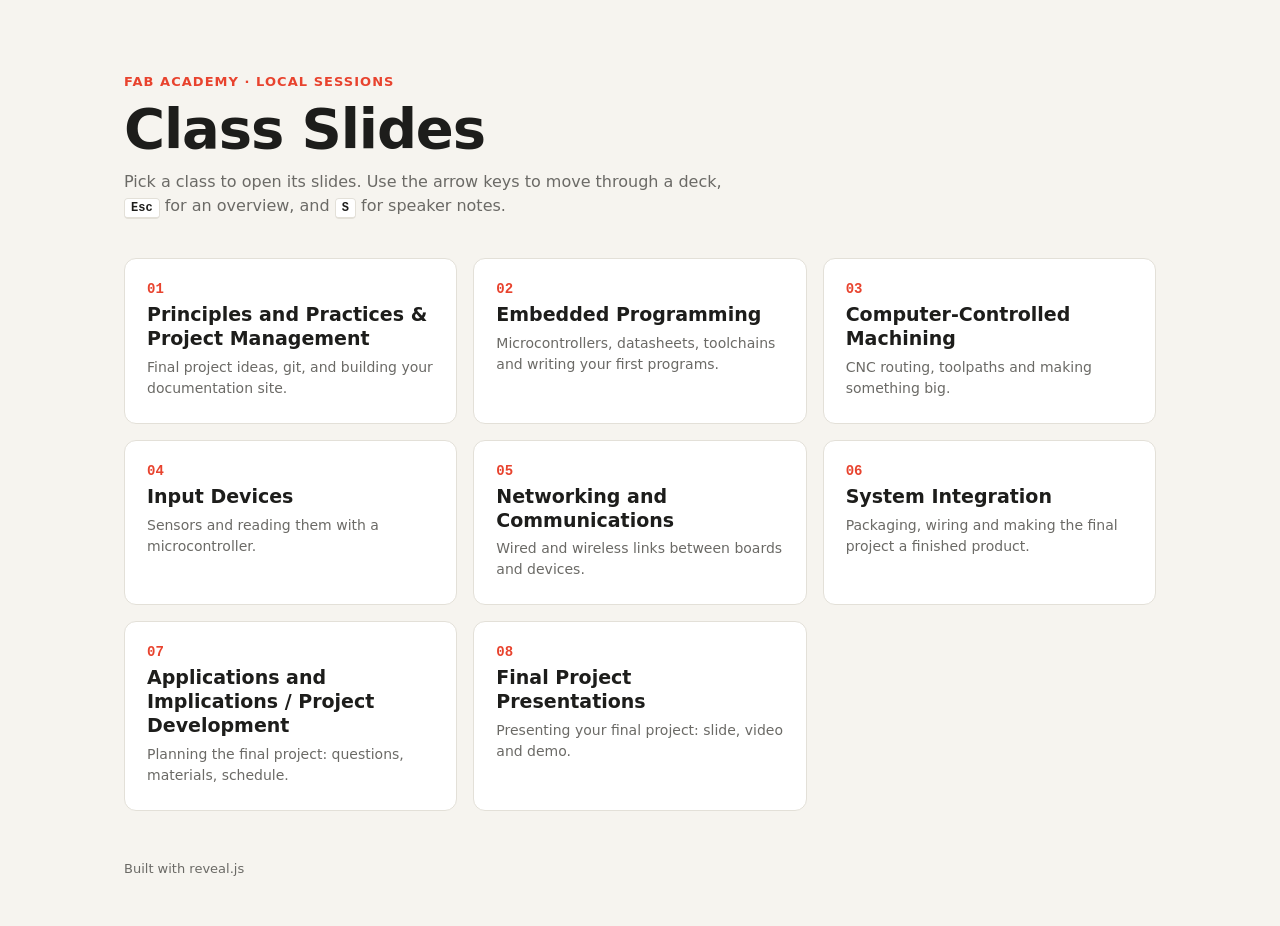
<file: index.html>
<!DOCTYPE html>
<html lang="en">
<head>
	<meta charset="utf-8" />
	<meta name="viewport" content="width=device-width, initial-scale=1.0" />
	<link rel="icon" href="assets/favicon.ico" />
	<title>Fab Academy · Local Classes</title>
	<link rel="stylesheet" href="assets/index.css" />
</head>
<body>
	<header>
		<p class="eyebrow">Fab Academy · Local Sessions</p>
		<h1>Class Slides</h1>
		<p class="lead">Pick a class to open its slides. Use the arrow keys to move through a deck, <kbd>Esc</kbd> for an overview, and <kbd>S</kbd> for speaker notes.</p>
	</header>

	<main class="grid">
		<!--
			One card per class. To add a class:
			1. copy a class-XX folder and rename it
			2. copy one <a class="card"> block below and change the link + text
		-->
		<a class="card" href="class-01/">
			<span class="num">01</span>
			<h2>Principles and Practices &amp; Project Management</h2>
			<p>Final project ideas, git, and building your documentation site.</p>
		</a>
		<a class="card" href="class-02/">
			<span class="num">02</span>
			<h2>Embedded Programming</h2>
			<p>Microcontrollers, datasheets, toolchains and writing your first programs.</p>
		</a>
		<a class="card" href="class-03/">
			<span class="num">03</span>
			<h2>Computer-Controlled Machining</h2>
			<p>CNC routing, toolpaths and making something big.</p>
		</a>
		<a class="card" href="class-04/">
			<span class="num">04</span>
			<h2>Input Devices</h2>
			<p>Sensors and reading them with a microcontroller.</p>
		</a>
		<a class="card" href="class-05/">
			<span class="num">05</span>
			<h2>Networking and Communications</h2>
			<p>Wired and wireless links between boards and devices.</p>
		</a>
		<a class="card" href="class-06/">
			<span class="num">06</span>
			<h2>System Integration</h2>
			<p>Packaging, wiring and making the final project a finished product.</p>
		</a>
		<a class="card" href="class-07/">
			<span class="num">07</span>
			<h2>Applications and Implications / Project Development</h2>
			<p>Planning the final project: questions, materials, schedule.</p>
		</a>
		<a class="card" href="class-08/">
			<span class="num">08</span>
			<h2>Final Project Presentations</h2>
			<p>Presenting your final project: slide, video and demo.</p>
		</a>
	</main>

	<footer>Built with reveal.js</footer>
</body>
</html>
</file>
<file: assets/index.css>
:root {
	--bg: #f6f4ef;
	--card: #ffffff;
	--text: #1d1d1b;
	--muted: #6b6a66;
	--line: #e3e0d8;
	--accent: #e8432e;
}
@media (prefers-color-scheme: dark) {
	:root {
		--bg: #151514;
		--card: #1f1f1d;
		--text: #f1efe9;
		--muted: #9c9a94;
		--line: #2e2d2a;
	}
}
* {
	box-sizing: border-box;
}
body {
	margin: 0;
	background: var(--bg);
	color: var(--text);
	font-family: system-ui, -apple-system, 'Segoe UI', sans-serif;
	line-height: 1.5;
}
header,
main,
footer {
	max-width: 1080px;
	margin: 0 auto;
	padding: 0 24px;
}
header {
	padding-top: 72px;
	padding-bottom: 40px;
}
.eyebrow {
	margin: 0 0 8px;
	color: var(--accent);
	font-weight: 600;
	letter-spacing: 0.08em;
	text-transform: uppercase;
	font-size: 13px;
}
h1 {
	margin: 0 0 12px;
	font-size: clamp(36px, 6vw, 56px);
	line-height: 1.05;
	letter-spacing: -0.02em;
}
.lead {
	margin: 0;
	max-width: 60ch;
	color: var(--muted);
}
kbd {
	font: 600 12px ui-monospace, monospace;
	padding: 2px 6px;
	border: 1px solid var(--line);
	border-bottom-width: 2px;
	border-radius: 4px;
	background: var(--card);
	color: var(--text);
}
.grid {
	display: grid;
	grid-template-columns: repeat(auto-fill, minmax(280px, 1fr));
	gap: 16px;
}
.card {
	display: flex;
	flex-direction: column;
	gap: 6px;
	padding: 22px 22px 24px;
	background: var(--card);
	border: 1px solid var(--line);
	border-radius: 12px;
	color: inherit;
	text-decoration: none;
	transition: transform 0.15s, border-color 0.15s, box-shadow 0.15s;
}
.card:hover,
.card:focus-visible {
	transform: translateY(-2px);
	border-color: var(--accent);
	box-shadow: 0 8px 24px rgba(0, 0, 0, 0.08);
	outline: none;
}
.num {
	font: 700 14px ui-monospace, monospace;
	color: var(--accent);
}
.card h2 {
	margin: 0;
	font-size: 19px;
	line-height: 1.25;
}
.card p {
	margin: 0;
	color: var(--muted);
	font-size: 14px;
}
footer {
	padding-top: 48px;
	padding-bottom: 48px;
	color: var(--muted);
	font-size: 13px;
}
</file>
